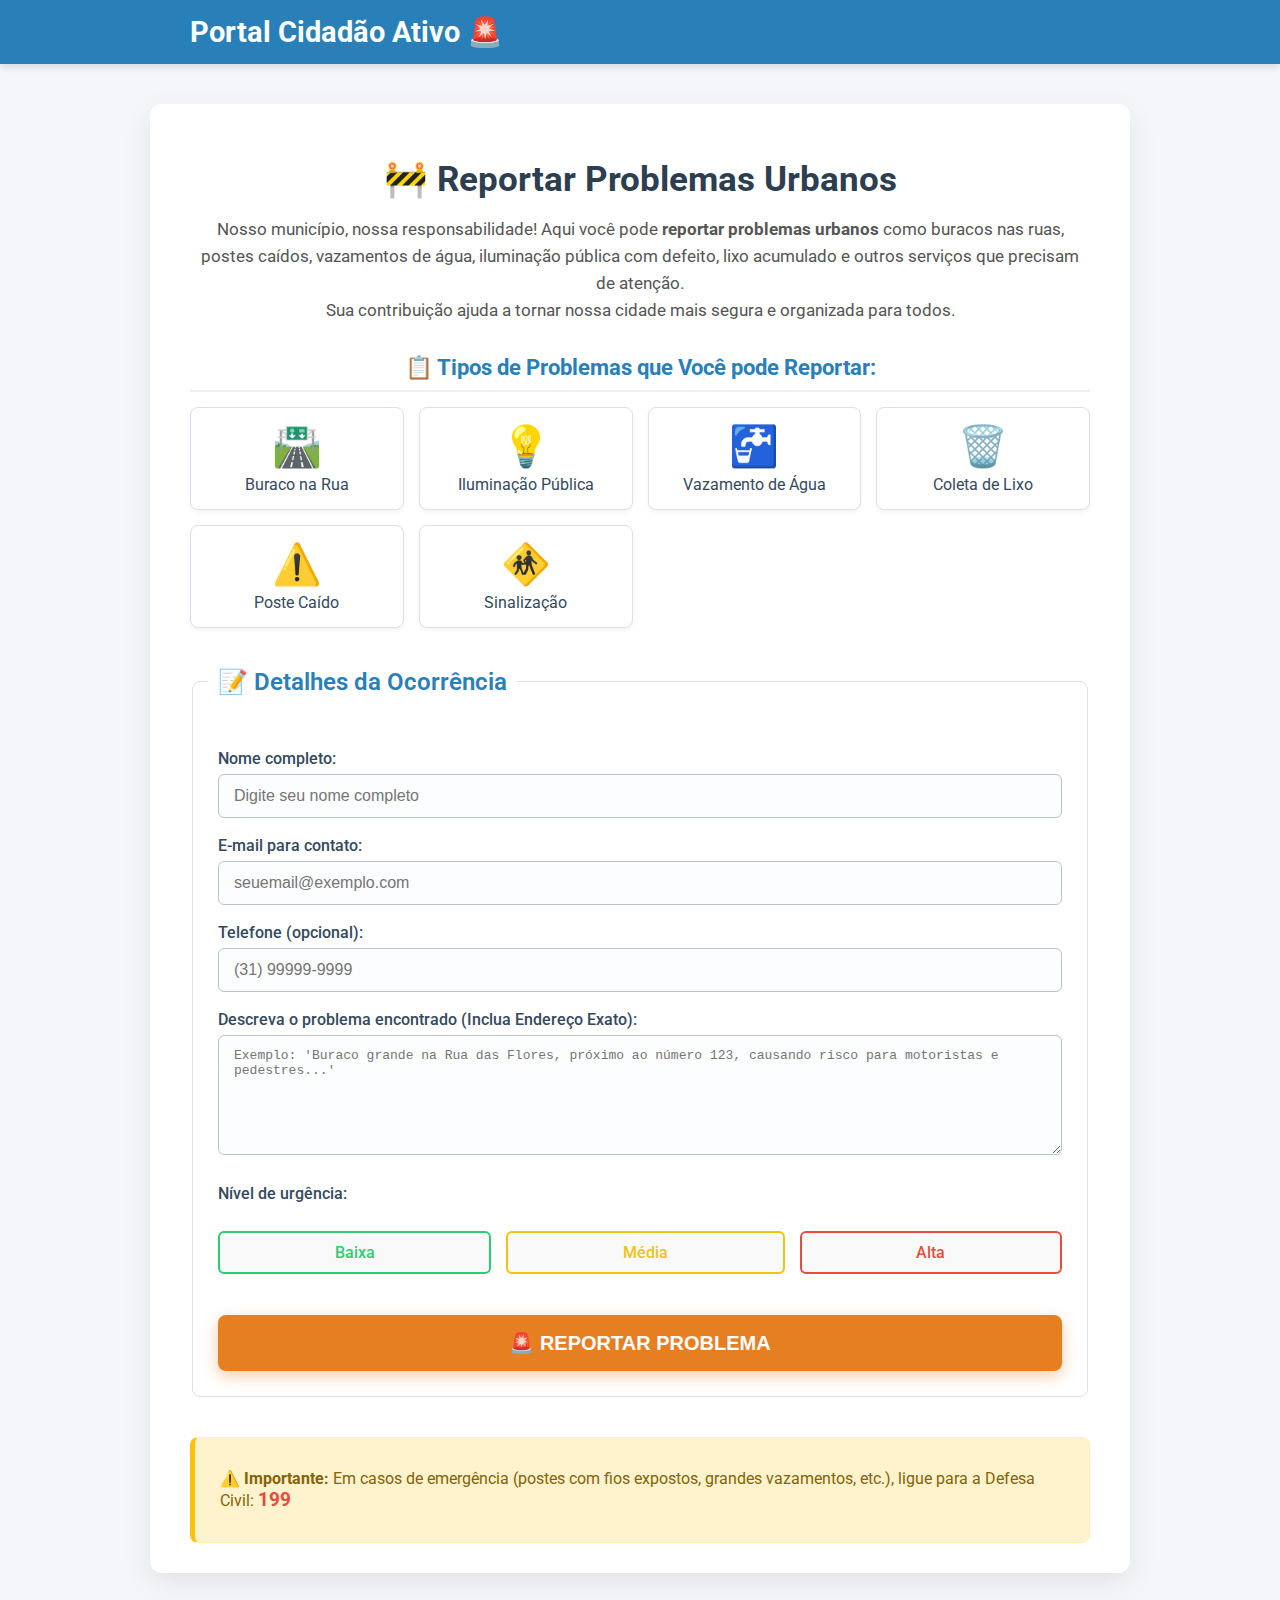
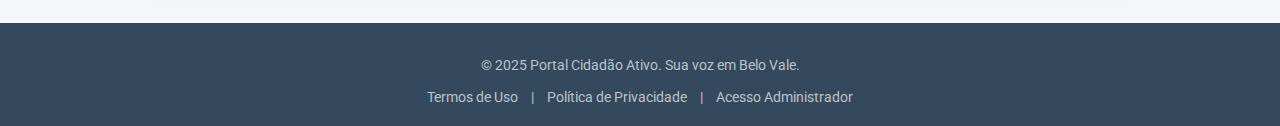
<file: index.html>
<!DOCTYPE html>
<html lang="pt-BR">
<head>
    <meta charset="UTF-8">
    <meta name="viewport" content="width=device-width, initial-scale=1.0">
    <title><h3>🚨 Portal de Problemas Urbanos - Belo Vale</h3></title>
    <link href="https://fonts.googleapis.com/css2?family=Roboto:wght@300;400;700&display=swap" rel="stylesheet">
    <link rel="stylesheet" href="/css/style.css">
    <link rel="stylesheet" href="/css/responsivo.css">
</head>
<body>
    <header>
        <div class="header-content">
            <div class="header-text">
                <h1>Portal Cidadão Ativo 🚨</h1>
            </div>
        </div>
    </header>

    <main>
        <h1 class="main-title">🚧 Reportar Problemas Urbanos</h1>
        <p class="descricao">
            Nosso município, nossa responsabilidade! Aqui você pode <strong>reportar problemas urbanos</strong> como buracos nas ruas, postes caídos, vazamentos de água, iluminação pública com defeito, lixo acumulado e outros serviços que precisam de atenção.<br>
            Sua contribuição ajuda a tornar nossa cidade mais segura e organizada para todos.
        </p>
        
        <div class="categorias">
            <h2>📋 Tipos de Problemas que Você pode Reportar:</h2>
            <div class="categoria-grid">
                <div class="categoria-item">
                    <span class="icone">🛣️</span>
                    <span>Buraco na Rua</span>
                </div>
                <div class="categoria-item">
                    <span class="icone">💡</span>
                    <span>Iluminação Pública</span>
                </div>
                <div class="categoria-item">
                    <span class="icone">🚰</span>
                    <span>Vazamento de Água</span>
                </div>
                <div class="categoria-item">
                    <span class="icone">🗑️</span>
                    <span>Coleta de Lixo</span>
                </div>
                <div class="categoria-item">
                    <span class="icone">⚠️</span>
                    <span>Poste Caído</span>
                </div>
                <div class="categoria-item">
                    <span class="icone">🚸</span>
                    <span>Sinalização</span>
                </div>
            </div>
        </div>

        <form id="formulario" method="POST" action="salvar.php">
            <fieldset>
                <legend>📝 Detalhes da Ocorrência</legend>

                <label for="nome">Nome completo:</label>
                <input type="text" id="nome" name="nome" required placeholder="Digite seu nome completo">

                <label for="email">E-mail para contato:</label>
                <input type="email" id="email" name="email" required placeholder="seuemail@exemplo.com">

                <label for="telefone">Telefone (opcional):</label>
                <input type="tel" id="telefone" name="telefone" placeholder="(31) 99999-9999">

                <label for="solicitacao">Descreva o problema encontrado (Inclua Endereço Exato):</label>
                <textarea id="solicitacao" name="solicitacao" required placeholder="Exemplo: 'Buraco grande na Rua das Flores, próximo ao número 123, causando risco para motoristas e pedestres...'"></textarea>

                <div class="urgencia">
                    <label>Nível de urgência:</label>
                    <div class="urgencia-options">
                        <label class="radio-label baixa"><input type="radio" name="urgencia" value="baixa"> Baixa</label>
                        <label class="radio-label media"><input type="radio" name="urgencia" value="media" checked> Média</label>
                        <label class="radio-label alta"><input type="radio" name="urgencia" value="alta"> Alta</label>
                    </div>
                </div>

                <button type="submit">🚨 Reportar Problema</button>
            </fieldset>
        </form>
        
        <div class="info-extra">
            <p>⚠️ <strong>Importante:</strong> Em casos de emergência (postes com fios expostos, grandes vazamentos, etc.), ligue para a Defesa Civil: <span class="phone-number">199</span></p>
        </div>
    </main>

    <footer>
        <p>&copy; 2025 Portal Cidadão Ativo. Sua voz em Belo Vale.</p>
        <div class="footer-links">
            <a href="#">Termos de Uso</a> |
            <a href="#">Política de Privacidade</a> |
            <a href="#">Acesso Administrador</a>
        </div>
    </footer>
</body>
</html>
</file>
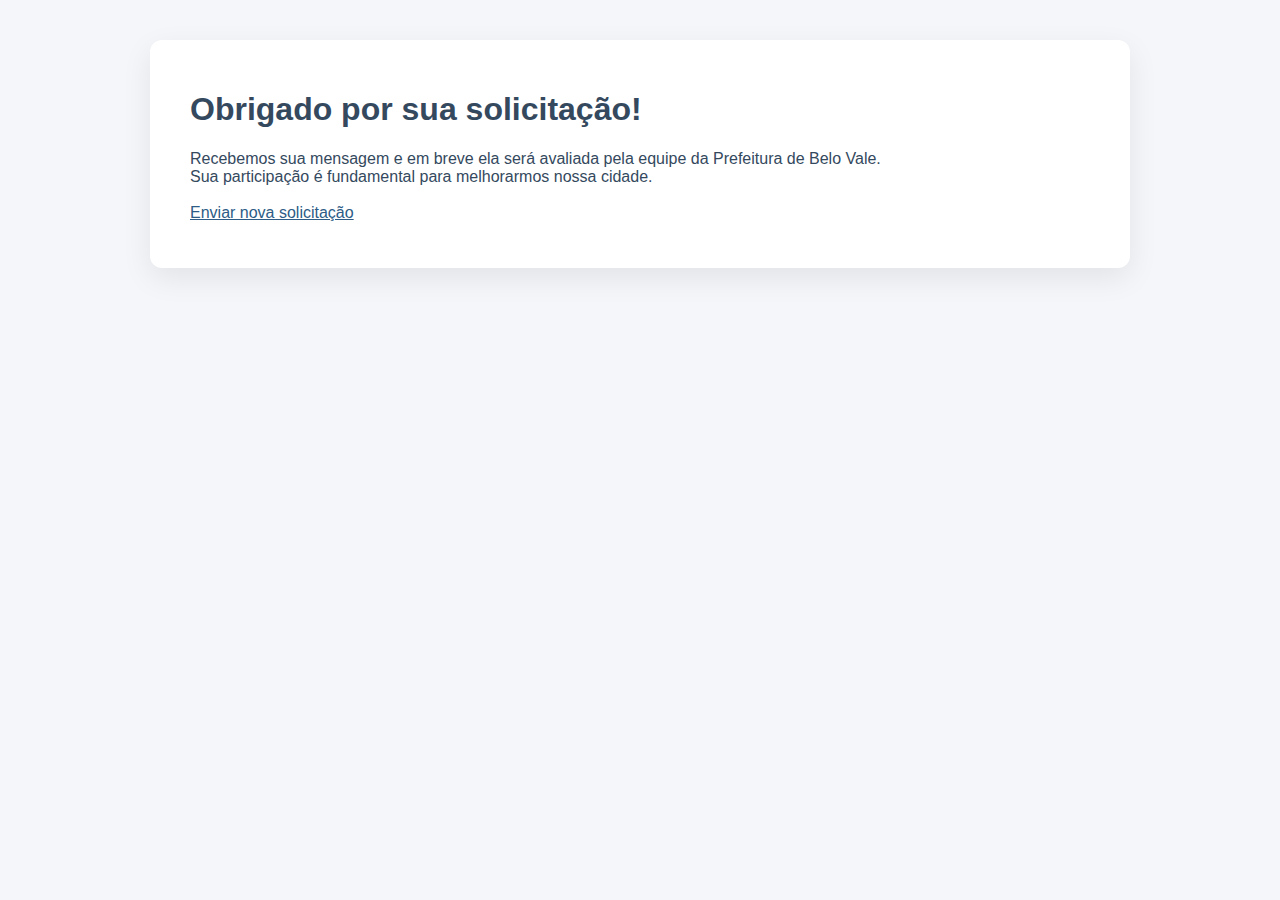
<file: obrigado.html>
<!DOCTYPE html>
<html lang="pt-BR">
<head>
    <meta charset="UTF-8">
    <meta name="viewport" content="width=device-width, initial-scale=1.0">
    <title>Obrigado - Portal do Cidadão</title>
    <link rel="stylesheet" href="/css/style.css">
     <link rel="stylesheet" href="/css/responsivo.css">
</head>
<body>
    <main>
        <h1>Obrigado por sua solicitação!</h1>
        <p>
            Recebemos sua mensagem e em breve ela será avaliada pela equipe da Prefeitura de Belo Vale.<br>
            Sua participação é fundamental para melhorarmos nossa cidade.<br><br>
            <a href="index.html" style="color:#2d5c86; text-decoration:underline;">Enviar nova solicitação</a>
        </p>
    </main>
</body>
</html>
</file>
<file: css/style.css>
/* Paleta: Azul Institucional (#2980b9), Alerta/Ação (#e67e22), Fundo (#f9fbfd) */

body {
    font-family: 'Roboto', Arial, sans-serif;
    background: #f4f6f9; /* Fundo suave */
    color: #34495e; 
    margin: 0;
    padding: 0;
}

main {
    max-width: 900px;
    margin: 40px auto;
    background: #ffffff;
    border-radius: 12px;
    box-shadow: 0 10px 30px rgba(0,0,0,0.08);
    padding: 30px 40px;
}

/* --- 1. Cabeçalho (Header) --- */

header {
    background: #2980b9; /* Azul principal */
    color: #fff;
    padding: 15px 0;
    box-shadow: 0 4px 6px rgba(0,0,0,0.1);
}

.header-content {
    max-width: 900px;
    margin: 0 auto;
    display: flex;
    align-items: center;
    padding: 0 20px;
}

.logo-icon {
    font-size: 2.5em;
    margin-right: 15px;
    line-height: 1;
}

.header-content h1 {
    font-size: 1.8em;
    margin: 0;
    font-weight: 700;
}

.subtitle {
    font-size: 0.9em;
    margin: 0;
    font-weight: 300;
    opacity: 0.8;
}

/* --- 2. Títulos e Descrição --- */

.main-title {
    text-align: center;
    color: #2c3e50;
    font-size: 2.2em;
    margin-bottom: 10px;
}

.descricao {
    text-align: center;
    color: #555;
    margin-bottom: 30px;
    font-size: 1.05em;
    line-height: 1.6;
}

/* --- 3. Seção de Categorias (Interativo) --- */

.categorias h2 {
    font-size: 1.4em;
    color: #2980b9;
    margin-top: 30px;
    margin-bottom: 15px;
    text-align: center;
    border-bottom: 2px solid #ecf0f1;
    padding-bottom: 10px;
}

.categoria-grid {
    display: grid;
    grid-template-columns: repeat(auto-fit, minmax(180px, 1fr));
    gap: 15px;
    margin-bottom: 40px;
}

.categoria-item {
    background: #fff;
    border: 1px solid #dce1e7;
    border-radius: 8px;
    padding: 15px;
    text-align: center;
    cursor: pointer;
    transition: all 0.3s ease;
    box-shadow: 0 2px 4px rgba(0,0,0,0.05);
}

.categoria-item:hover {
    border-color: #e67e22;
    transform: translateY(-3px);
    box-shadow: 0 6px 12px rgba(230, 126, 34, 0.2);
}

.categoria-item .icone {
    font-size: 2.5em;
    display: block;
    margin-bottom: 5px;
}

/* --- 4. Formulário e Campos --- */

form fieldset {
    border: 1px solid #dce1e7;
    border-radius: 8px;
    padding: 25px;
    margin-bottom: 30px;
}

legend {
    font-size: 1.5em;
    color: #2980b9;
    font-weight: 600;
    text-align: left;
    padding: 0 10px;
    margin-left: -10px;
    margin-bottom: 10px;
}

label {
    display: block;
    margin-top: 18px;
    margin-bottom: 6px;
    color: #34495e;
    font-weight: 500;
}

input[type="text"], input[type="email"], input[type="tel"], textarea {
    width: 100%;
    padding: 12px 15px;
    border: 1px solid #bdc3c7;
    border-radius: 6px;
    font-size: 1em;
    background: #fcfdfe;
    transition: border-color 0.3s, box-shadow 0.3s;
    box-sizing: border-box;
}

input:focus, textarea:focus {
    border-color: #e67e22;
    box-shadow: 0 0 0 3px rgba(230, 126, 34, 0.2);
    outline: none;
}

textarea {
    min-height: 120px;
    resize: vertical;
}

/* --- 5. Urgência (Radio Buttons Interativos) --- */

.urgencia {
    margin-top: 25px;
}

.urgencia-options {
    display: flex;
    gap: 15px;
    margin-top: 10px;
}

.radio-label {
    flex-grow: 1;
    text-align: center;
    padding: 10px 15px;
    border: 2px solid #ccc;
    border-radius: 6px;
    cursor: pointer;
    transition: all 0.3s;
    background: #f9f9f9;
}

.radio-label input[type="radio"] {
    display: none; /* Esconde o radio button nativo */
}

/* Estilos para cada nível de urgência */
.radio-label.baixa { border-color: #2ecc71; color: #2ecc71; }
.radio-label.media { border-color: #f1c40f; color: #f1c40f; }
.radio-label.alta { border-color: #e74c3c; color: #e74c3c; }

/* Estilo quando o radio button está checado */
.radio-label input[type="radio"]:checked + span { 
    font-weight: bold; 
    color: #fff;
    display: block;
    line-height: 1.5; /* Garante que o texto dentro do span é centralizado */
}

.radio-label.baixa input[type="radio"]:checked ~ span { background: #2ecc71; border-color: #2ecc71; }
.radio-label.media input[type="radio"]:checked ~ span { background: #f1c40f; border-color: #f1c40f; }
.radio-label.alta input[type="radio"]:checked ~ span { background: #e74c3c; border-color: #e74c3c; }

/* Adiciona um span temporário para aplicar o background ao texto da label */
.urgencia-options label { position: relative; }
.urgencia-options label span { display: block; padding: 0; }


/* --- 6. Botão de Ação --- */

button[type="submit"] {
    width: 100%;
    background: #e67e22; /* Laranja de Ação */
    color: #fff;
    border: none;
    border-radius: 8px;
    padding: 16px 0;
    font-size: 1.25em;
    font-weight: 700;
    margin-top: 35px;
    cursor: pointer;
    transition: background 0.3s, transform 0.1s;
    text-transform: uppercase;
    box-shadow: 0 5px 15px rgba(230, 126, 34, 0.4);
}

button[type="submit"]:hover {
    background: #d35400;
    transform: translateY(-2px);
    box-shadow: 0 8px 18px rgba(211, 84, 0, 0.5);
}

/* --- 7. Informações Extras / Emergência --- */

.info-extra {
    margin-top: 40px;
    padding: 15px 25px;
    background: #fff3cd; /* Cor de alerta suave (amarelo) */
    border: 1px solid #ffeeba;
    border-left: 5px solid #ffc107; /* Borda lateral de destaque */
    border-radius: 8px;
    color: #856404;
}

.info-extra strong {
    font-weight: 700;
}

.phone-number {
    font-size: 1.2em;
    font-weight: 700;
    color: #e74c3c; /* Vermelho de emergência */
}

/* --- 8. Rodapé (Footer) --- */

footer {
    background: #34495e; /* Azul Escuro */
    color: #bdc3c7;
    text-align: center;
    padding: 20px 0;
    margin-top: 50px;
    font-size: 0.9em;
}

.footer-links a {
    color: #bdc3c7;
    text-decoration: none;
    margin: 0 10px;
    transition: color 0.2s;
}

.footer-links a:hover {
    color: #2980b9;
}

/* --- Responsividade (Ajustado) --- */

@media (max-width: 600px) {
    main {
        padding: 20px 15px;
        margin: 20px auto;
    }
    .main-title {
        font-size: 1.5em;
    }
    .header-content h1 {
        font-size: 1.3em;
    }
    .categoria-grid {
        grid-template-columns: repeat(2, 1fr); /* 2 colunas em telas pequenas */
    }
    .urgencia-options {
        flex-direction: column; /* Colunas na urgência */
    }
}

@media (max-width: 400px) {
    .categoria-grid {
        grid-template-columns: 1fr; /* 1 coluna em telas muito pequenas */
    }
}
</file>
<file: css/responsivo.css>
@media (max-width: 600px) {
    main {
        padding: 18px 6px;
    }
    h1 {
        font-size: 1.3em;
    }
}
</file>
